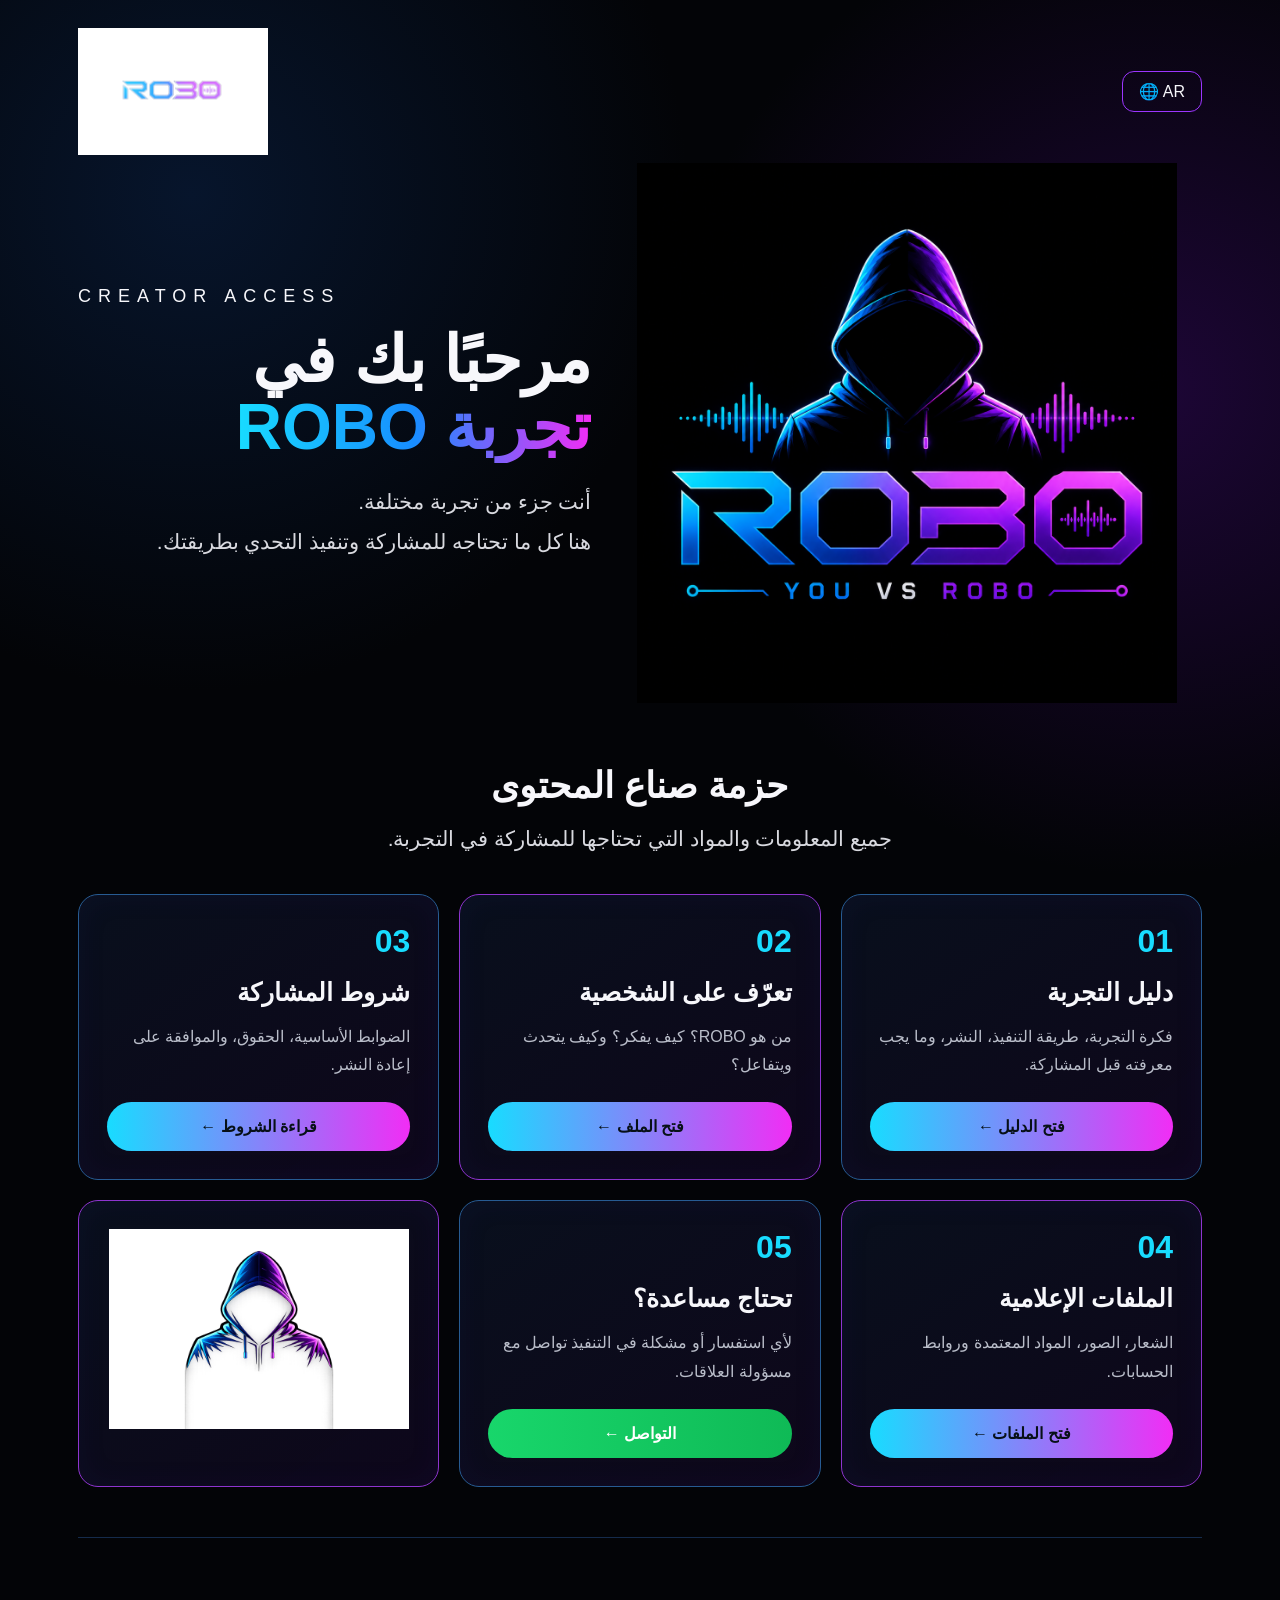
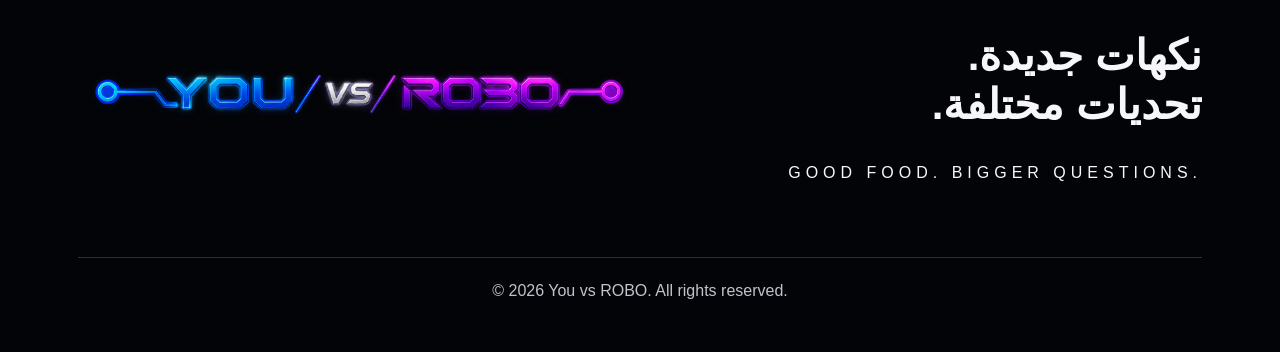
<file: index.html>
<!doctype html><html lang="ar"><head><meta charset="utf-8"><meta name="viewport" content="width=device-width,initial-scale=1"><title>ROBO | Creator Access</title><link rel="stylesheet" href="style.css"></head><body><div class="wrap"><nav class="nav"><img class="logo" src="assets/robo-logo.jpg"><div class="lang">🌐 AR</div></nav><section class="hero"><div class="hero-copy"><div class="eyebrow">CREATOR ACCESS</div><h1>مرحبًا بك في<br><span class="grad">تجربة ROBO</span></h1><p>أنت جزء من تجربة مختلفة.<br>هنا كل ما تحتاجه للمشاركة وتنفيذ التحدي بطريقتك.</p></div><div class="hero-art"><img src="assets/robo-hero.png"></div></section><section class="section"><h2>حزمة صناع المحتوى</h2><p class="lead">جميع المعلومات والمواد التي تحتاجها للمشاركة في التجربة.</p><div class="cards"><div class="card"><div class="num">01</div><h3>دليل التجربة</h3><p>فكرة التجربة، طريقة التنفيذ، النشر، وما يجب معرفته قبل المشاركة.</p><a class="btn" href="guide.html">فتح الدليل ←</a></div><div class="card"><div class="num">02</div><h3>تعرّف على الشخصية</h3><p>من هو ROBO؟ كيف يفكر؟ وكيف يتحدث ويتفاعل؟</p><a class="btn" href="character.html">فتح الملف ←</a></div><div class="card"><div class="num">03</div><h3>شروط المشاركة</h3><p>الضوابط الأساسية، الحقوق، والموافقة على إعادة النشر.</p><a class="btn" href="terms.html">قراءة الشروط ←</a></div><div class="card"><div class="num">04</div><h3>الملفات الإعلامية</h3><p>الشعار، الصور، المواد المعتمدة وروابط الحسابات.</p><a class="btn" href="media.html">فتح الملفات ←</a></div><div class="card"><div class="num">05</div><h3>تحتاج مساعدة؟</h3><p>لأي استفسار أو مشكلة في التنفيذ تواصل مع مسؤولة العلاقات.</p><a class="btn whatsapp" href="contact.html">التواصل ←</a></div><div class="card"><img src="assets/robo-character.jpg" style="width:100%;height:200px;object-fit:contain"></div></div></section><section class="banner"><div><h2 style="font-size:42px">نكهات جديدة.<br>تحديات مختلفة.</h2><p style="letter-spacing:5px;direction:ltr;text-align:right">GOOD FOOD. BIGGER QUESTIONS.</p></div><img src="assets/you-vs-robo.png"></section><footer class="footer">© 2026 You vs ROBO. All rights reserved.</footer></div></body></html>
</file>
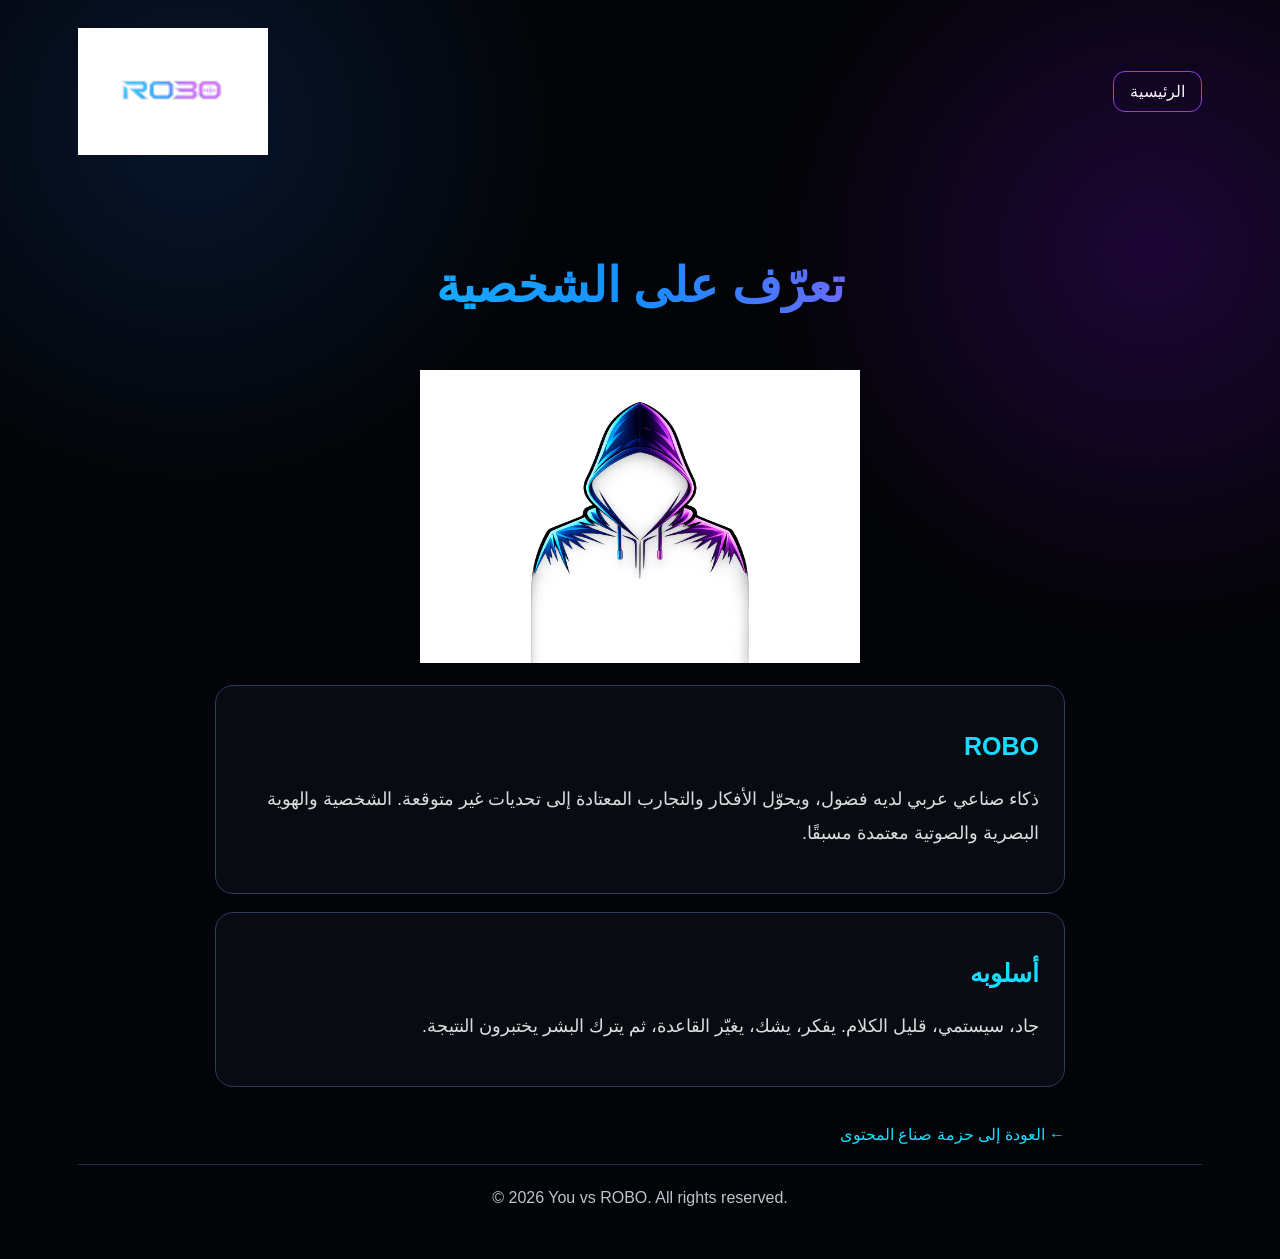
<file: character.html>
<!doctype html><html lang="ar"><head><meta charset="utf-8"><meta name="viewport" content="width=device-width,initial-scale=1"><title>ROBO | تعرّف على الشخصية</title><link rel="stylesheet" href="style.css"></head><body><div class="wrap"><nav class="nav"><img class="logo" src="assets/robo-logo.jpg"><a class="lang" href="index.html">الرئيسية</a></nav><header class="page-head"><h1 class="grad">تعرّف على الشخصية</h1></header><main class="content"><div style="text-align:center"><img src="assets/robo-character.jpg" style="max-width:440px;width:100%"></div><div class="box"><h2>ROBO</h2><p>ذكاء صناعي عربي لديه فضول، ويحوّل الأفكار والتجارب المعتادة إلى تحديات غير متوقعة. الشخصية والهوية البصرية والصوتية معتمدة مسبقًا.</p></div><div class="box"><h2>أسلوبه</h2><p>جاد، سيستمي، قليل الكلام. يفكر، يشك، يغيّر القاعدة، ثم يترك البشر يختبرون النتيجة.</p></div><a class="back" href="index.html">← العودة إلى حزمة صناع المحتوى</a></main><footer class="footer">© 2026 You vs ROBO. All rights reserved.</footer></div></body></html>
</file>
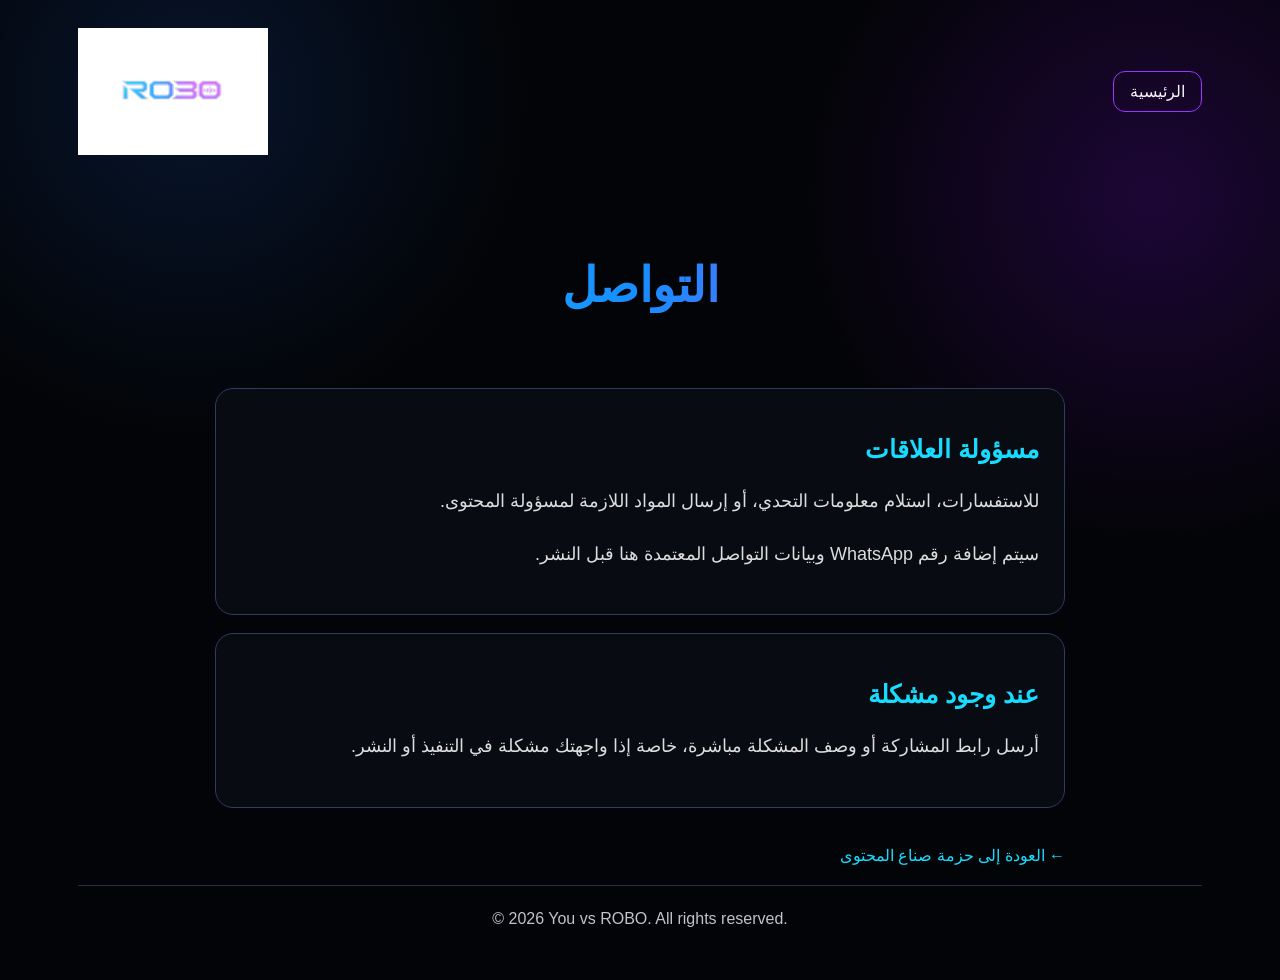
<file: contact.html>
<!doctype html><html lang="ar"><head><meta charset="utf-8"><meta name="viewport" content="width=device-width,initial-scale=1"><title>ROBO | التواصل</title><link rel="stylesheet" href="style.css"></head><body><div class="wrap"><nav class="nav"><img class="logo" src="assets/robo-logo.jpg"><a class="lang" href="index.html">الرئيسية</a></nav><header class="page-head"><h1 class="grad">التواصل</h1></header><main class="content"><div class="box"><h2>مسؤولة العلاقات</h2><p>للاستفسارات، استلام معلومات التحدي، أو إرسال المواد اللازمة لمسؤولة المحتوى.</p><p>سيتم إضافة رقم WhatsApp وبيانات التواصل المعتمدة هنا قبل النشر.</p></div><div class="box"><h2>عند وجود مشكلة</h2><p>أرسل رابط المشاركة أو وصف المشكلة مباشرة، خاصة إذا واجهتك مشكلة في التنفيذ أو النشر.</p></div><a class="back" href="index.html">← العودة إلى حزمة صناع المحتوى</a></main><footer class="footer">© 2026 You vs ROBO. All rights reserved.</footer></div></body></html>
</file>
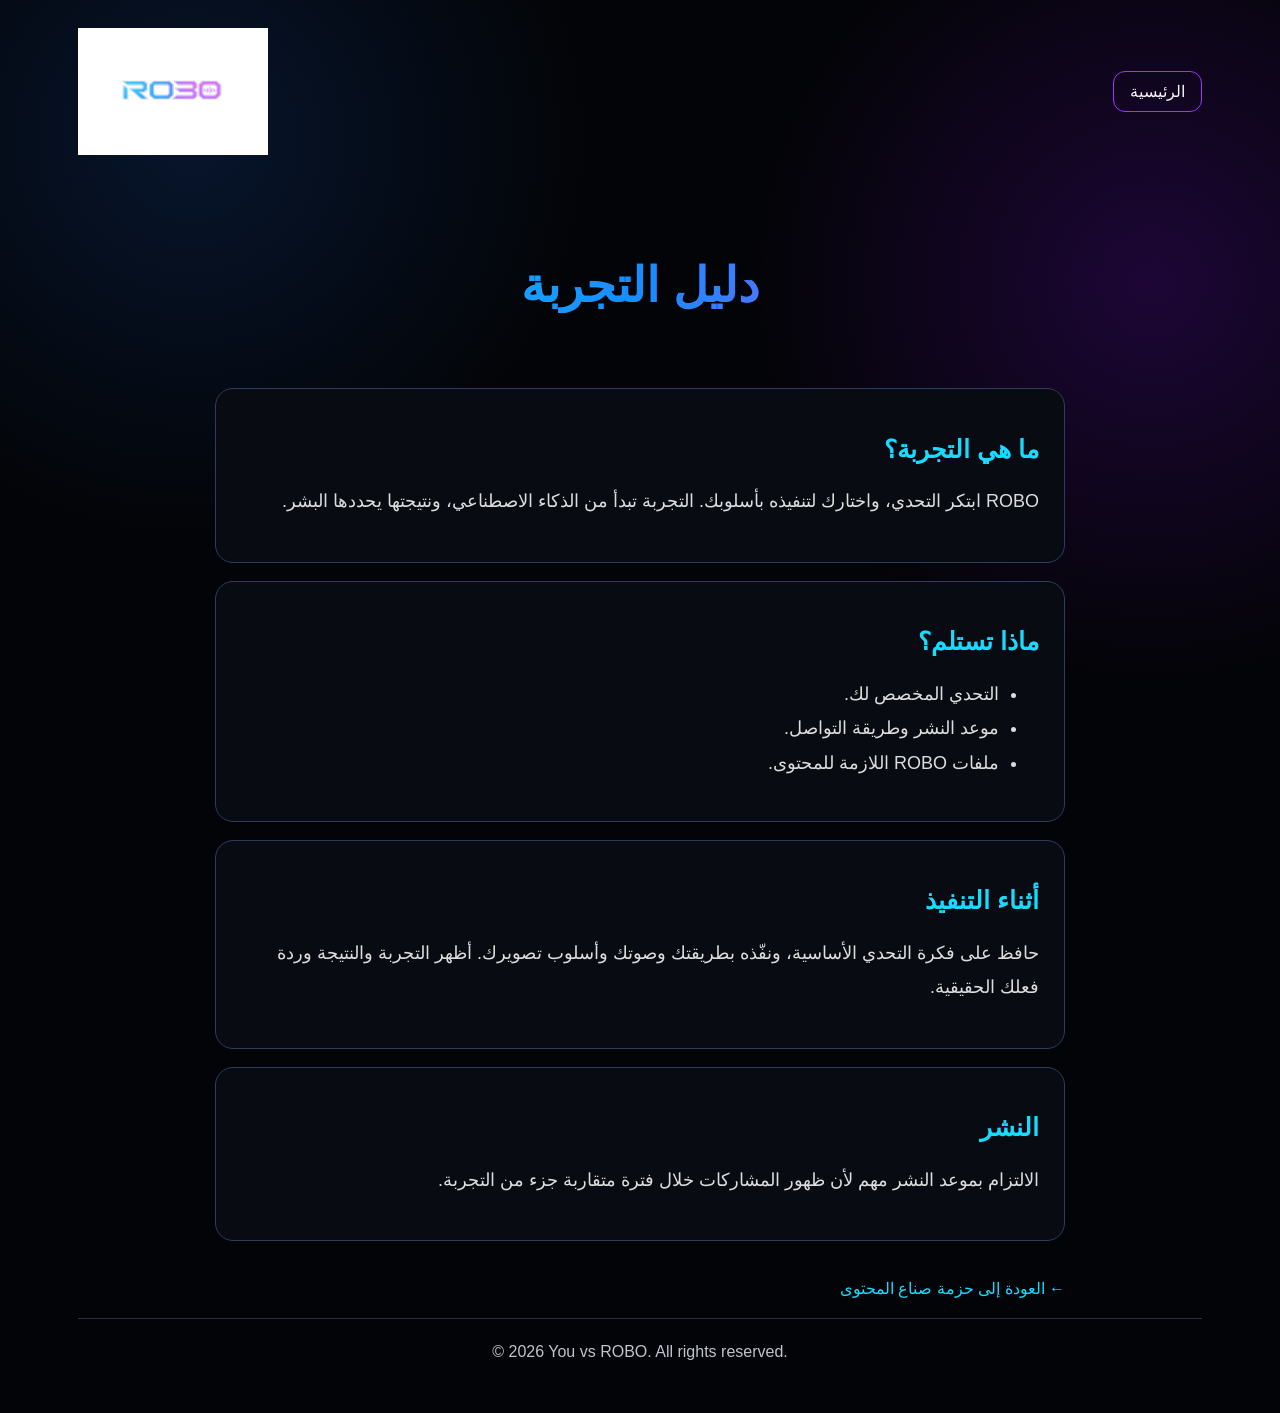
<file: guide.html>
<!doctype html><html lang="ar"><head><meta charset="utf-8"><meta name="viewport" content="width=device-width,initial-scale=1"><title>ROBO | دليل التجربة</title><link rel="stylesheet" href="style.css"></head><body><div class="wrap"><nav class="nav"><img class="logo" src="assets/robo-logo.jpg"><a class="lang" href="index.html">الرئيسية</a></nav><header class="page-head"><h1 class="grad">دليل التجربة</h1></header><main class="content"><div class="box"><h2>ما هي التجربة؟</h2><p>ROBO ابتكر التحدي، واختارك لتنفيذه بأسلوبك. التجربة تبدأ من الذكاء الاصطناعي، ونتيجتها يحددها البشر.</p></div><div class="box"><h2>ماذا تستلم؟</h2><ul><li>التحدي المخصص لك.</li><li>موعد النشر وطريقة التواصل.</li><li>ملفات ROBO اللازمة للمحتوى.</li></ul></div><div class="box"><h2>أثناء التنفيذ</h2><p>حافظ على فكرة التحدي الأساسية، ونفّذه بطريقتك وصوتك وأسلوب تصويرك. أظهر التجربة والنتيجة وردة فعلك الحقيقية.</p></div><div class="box"><h2>النشر</h2><p>الالتزام بموعد النشر مهم لأن ظهور المشاركات خلال فترة متقاربة جزء من التجربة.</p></div><a class="back" href="index.html">← العودة إلى حزمة صناع المحتوى</a></main><footer class="footer">© 2026 You vs ROBO. All rights reserved.</footer></div></body></html>
</file>
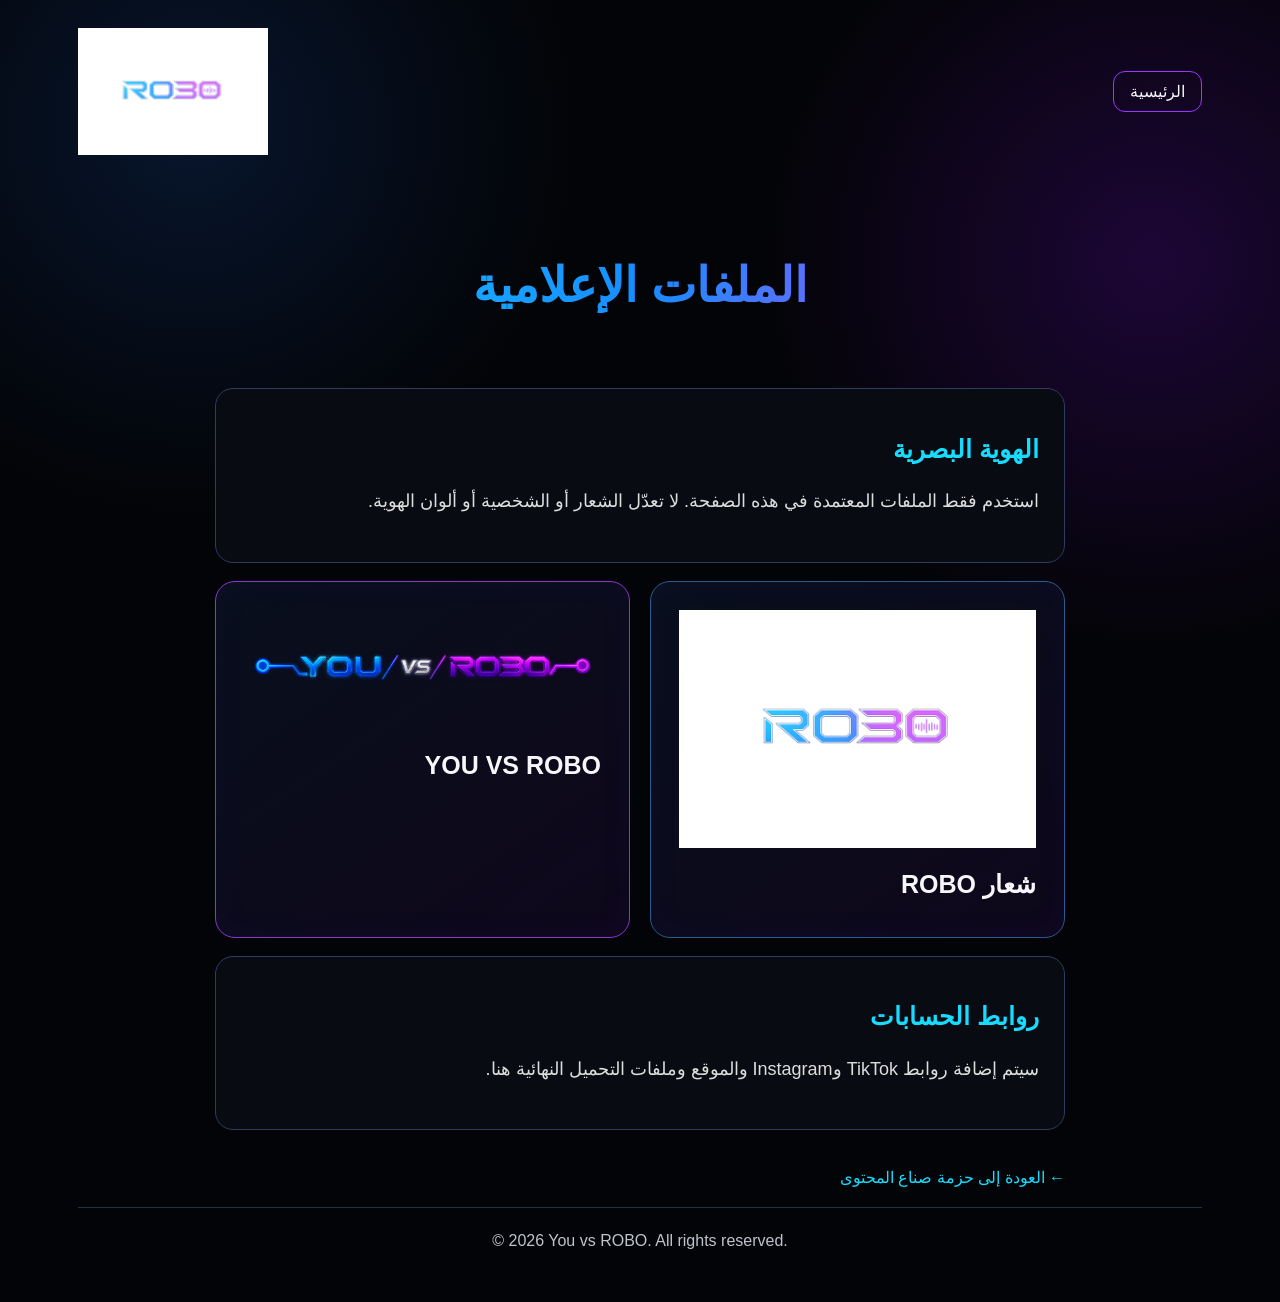
<file: media.html>
<!doctype html><html lang="ar"><head><meta charset="utf-8"><meta name="viewport" content="width=device-width,initial-scale=1"><title>ROBO | الملفات الإعلامية</title><link rel="stylesheet" href="style.css"></head><body><div class="wrap"><nav class="nav"><img class="logo" src="assets/robo-logo.jpg"><a class="lang" href="index.html">الرئيسية</a></nav><header class="page-head"><h1 class="grad">الملفات الإعلامية</h1></header><main class="content"><div class="box"><h2>الهوية البصرية</h2><p>استخدم فقط الملفات المعتمدة في هذه الصفحة. لا تعدّل الشعار أو الشخصية أو ألوان الهوية.</p></div><div class="cards" style="grid-template-columns:1fr 1fr"><div class="card"><img src="assets/robo-logo.jpg" style="width:100%"><h3>شعار ROBO</h3></div><div class="card"><img src="assets/you-vs-robo.png" style="width:100%"><h3>YOU VS ROBO</h3></div></div><div class="box"><h2>روابط الحسابات</h2><p>سيتم إضافة روابط TikTok وInstagram والموقع وملفات التحميل النهائية هنا.</p></div><a class="back" href="index.html">← العودة إلى حزمة صناع المحتوى</a></main><footer class="footer">© 2026 You vs ROBO. All rights reserved.</footer></div></body></html>
</file>
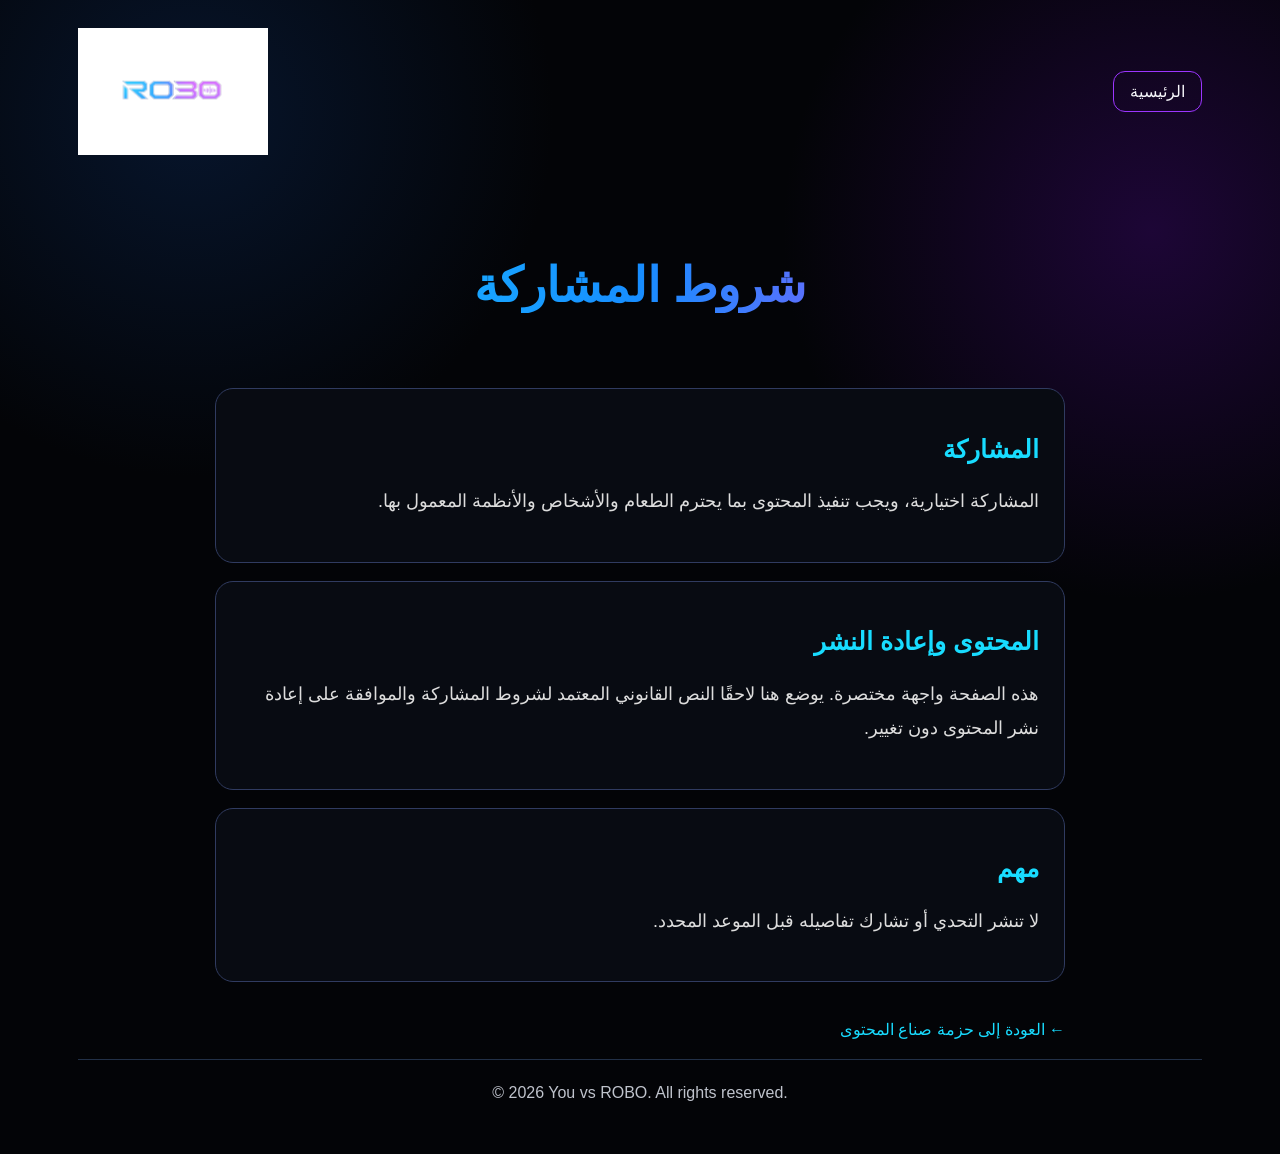
<file: terms.html>
<!doctype html><html lang="ar"><head><meta charset="utf-8"><meta name="viewport" content="width=device-width,initial-scale=1"><title>ROBO | شروط المشاركة</title><link rel="stylesheet" href="style.css"></head><body><div class="wrap"><nav class="nav"><img class="logo" src="assets/robo-logo.jpg"><a class="lang" href="index.html">الرئيسية</a></nav><header class="page-head"><h1 class="grad">شروط المشاركة</h1></header><main class="content"><div class="box"><h2>المشاركة</h2><p>المشاركة اختيارية، ويجب تنفيذ المحتوى بما يحترم الطعام والأشخاص والأنظمة المعمول بها.</p></div><div class="box"><h2>المحتوى وإعادة النشر</h2><p>هذه الصفحة واجهة مختصرة. يوضع هنا لاحقًا النص القانوني المعتمد لشروط المشاركة والموافقة على إعادة نشر المحتوى دون تغيير.</p></div><div class="box"><h2>مهم</h2><p>لا تنشر التحدي أو تشارك تفاصيله قبل الموعد المحدد.</p></div><a class="back" href="index.html">← العودة إلى حزمة صناع المحتوى</a></main><footer class="footer">© 2026 You vs ROBO. All rights reserved.</footer></div></body></html>
</file>
<file: style.css>
:root{--bg:#030407;--panel:#090b12;--cyan:#18dcff;--blue:#178dff;--purple:#9c35ff;--magenta:#f12df5;--text:#f7f7fb;--muted:#b9bdc9}*{box-sizing:border-box}body{margin:0;background:radial-gradient(circle at 15% 10%,#07152c 0,transparent 24%),radial-gradient(circle at 90% 20%,#1d0636 0,transparent 25%),var(--bg);color:var(--text);font-family:Arial,"Noto Sans Arabic",sans-serif;direction:rtl}a{color:inherit;text-decoration:none}.wrap{max-width:1180px;margin:auto;padding:28px}.nav{display:flex;justify-content:space-between;align-items:center;direction:ltr}.logo{width:190px;mix-blend-mode:screen}.lang{border:1px solid var(--purple);border-radius:12px;padding:10px 16px}.hero{min-height:560px;display:grid;grid-template-columns:1fr 1.15fr;align-items:center;gap:20px;direction:ltr}.hero-copy{direction:rtl;text-align:right}.eyebrow{letter-spacing:7px;font-size:18px;direction:ltr;text-align:left}.hero h1{font-size:64px;line-height:1.05;margin:20px 0}.grad{background:linear-gradient(90deg,var(--cyan),var(--blue),var(--magenta));-webkit-background-clip:text;color:transparent}.hero p,.lead{font-size:21px;line-height:1.9;color:#d8d9df}.hero-art img{width:100%;max-height:540px;object-fit:contain}.section{padding:50px 0}.section h2{text-align:center;font-size:36px;margin:0 0 12px}.lead{text-align:center;margin:0 auto 35px;max-width:760px}.cards{display:grid;grid-template-columns:repeat(3,1fr);gap:20px}.card{background:linear-gradient(145deg,rgba(9,16,30,.95),rgba(15,7,28,.92));border:1px solid #275b92;border-radius:20px;padding:28px;min-height:250px;box-shadow:inset 0 0 30px rgba(45,40,150,.08)}.card:nth-child(2n){border-color:#8e34cf}.num{font-size:32px;font-weight:800;color:var(--cyan)}.card h3{font-size:25px;margin:18px 0 10px}.card p{color:var(--muted);line-height:1.8}.btn{display:block;margin-top:22px;padding:15px 18px;border-radius:28px;text-align:center;font-weight:700;background:linear-gradient(90deg,var(--cyan),var(--magenta));color:#071017}.whatsapp{background:linear-gradient(90deg,#18d66b,#0fba56);color:white}.banner{display:grid;grid-template-columns:1fr 1fr;align-items:center;min-height:320px;border-top:1px solid #152b4b}.banner img{width:100%;max-height:300px;object-fit:contain}.footer{border-top:1px solid #223047;padding:24px 0;color:#bfc3cc;text-align:center;direction:ltr}.page-head{padding:70px 0 25px;text-align:center}.page-head h1{font-size:48px}.content{max-width:850px;margin:auto}.box{background:#080b12;border:1px solid #303b60;border-radius:18px;padding:25px;margin:18px 0}.box h2{color:var(--cyan);font-size:25px}.box p,.box li{font-size:18px;line-height:1.9;color:#ddd}.back{display:inline-block;margin:20px 0;color:var(--cyan)}@media(max-width:800px){.wrap{padding:20px}.hero{grid-template-columns:1fr;min-height:auto;padding-top:35px}.hero-copy{order:2}.hero-art{order:1}.hero h1{font-size:44px}.eyebrow{text-align:center}.cards{grid-template-columns:1fr}.logo{width:140px}.page-head h1{font-size:38px}}
</file>
